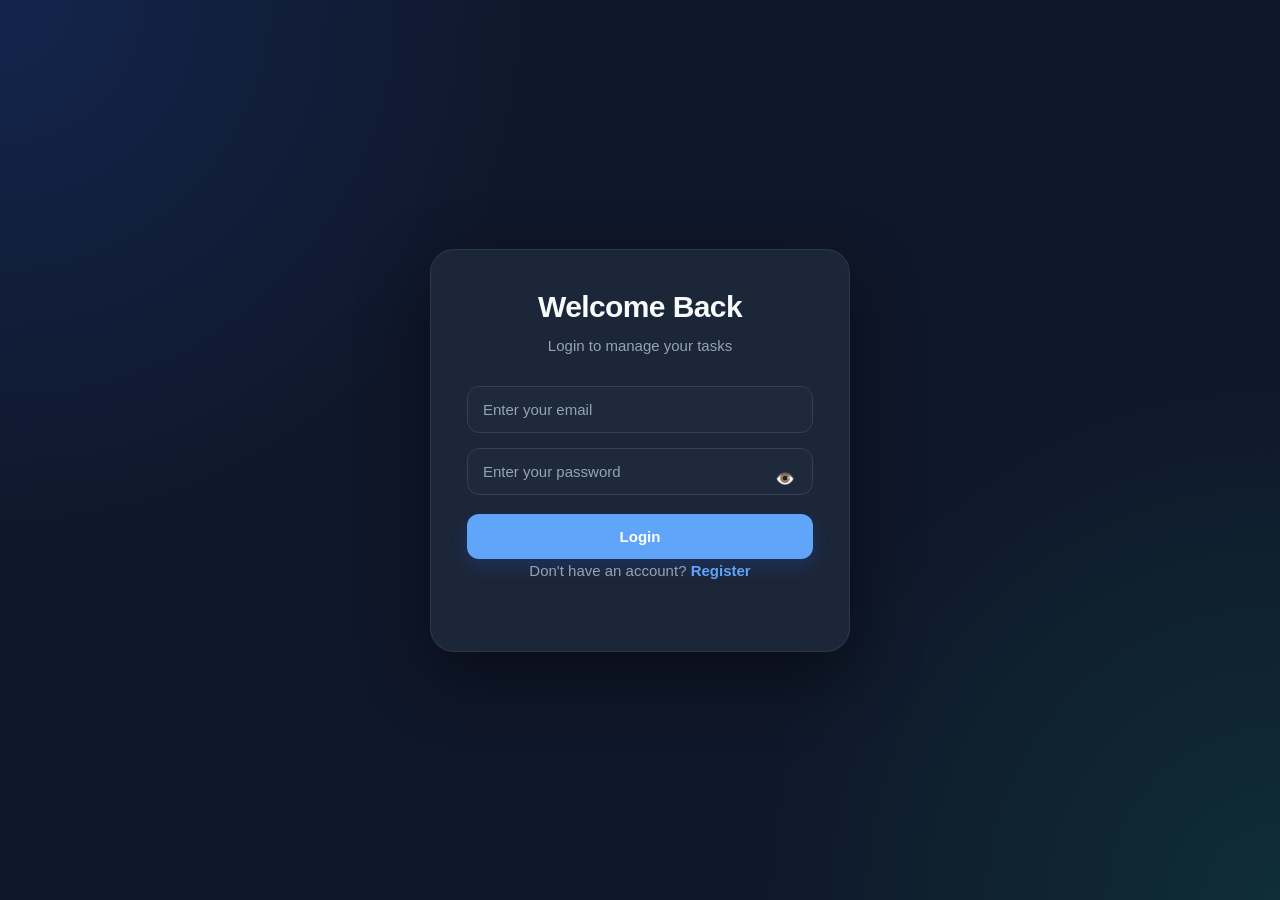
<file: frontend/index.html>
<!DOCTYPE html>
<html lang="en">

<head>
    <meta charset="UTF-8">
    <meta name="viewport" content="width=device-width, initial-scale=1.0">
    <title>Smart Task Manager</title>
    <link rel="stylesheet" href="./style.css">
</head>

<body>
    <button id="themeToggle" aria-label="Toggle dark mode">
    🌙
</button>

    <div class="one">

        <div class="top-bar">

            <h2>Smart Task Manager</h2>

            <div>
                <span id="username"></span>

                <button id="logout">
                    Logout
                </button>

            </div>

        </div>


        <div>

            <input type="text" id="txt" placeholder="Enter your task">

            <!-- <input type="datetime-local" id="reminder"> -->

            <button type="button" id="ad">
                ADD TO LIST
            </button>

        </div>


        <ul id="list"></ul>


    </div>


    <script src="./config.js"></script>
    <script src="./script.js"></script>

</body>

</html>
</file>
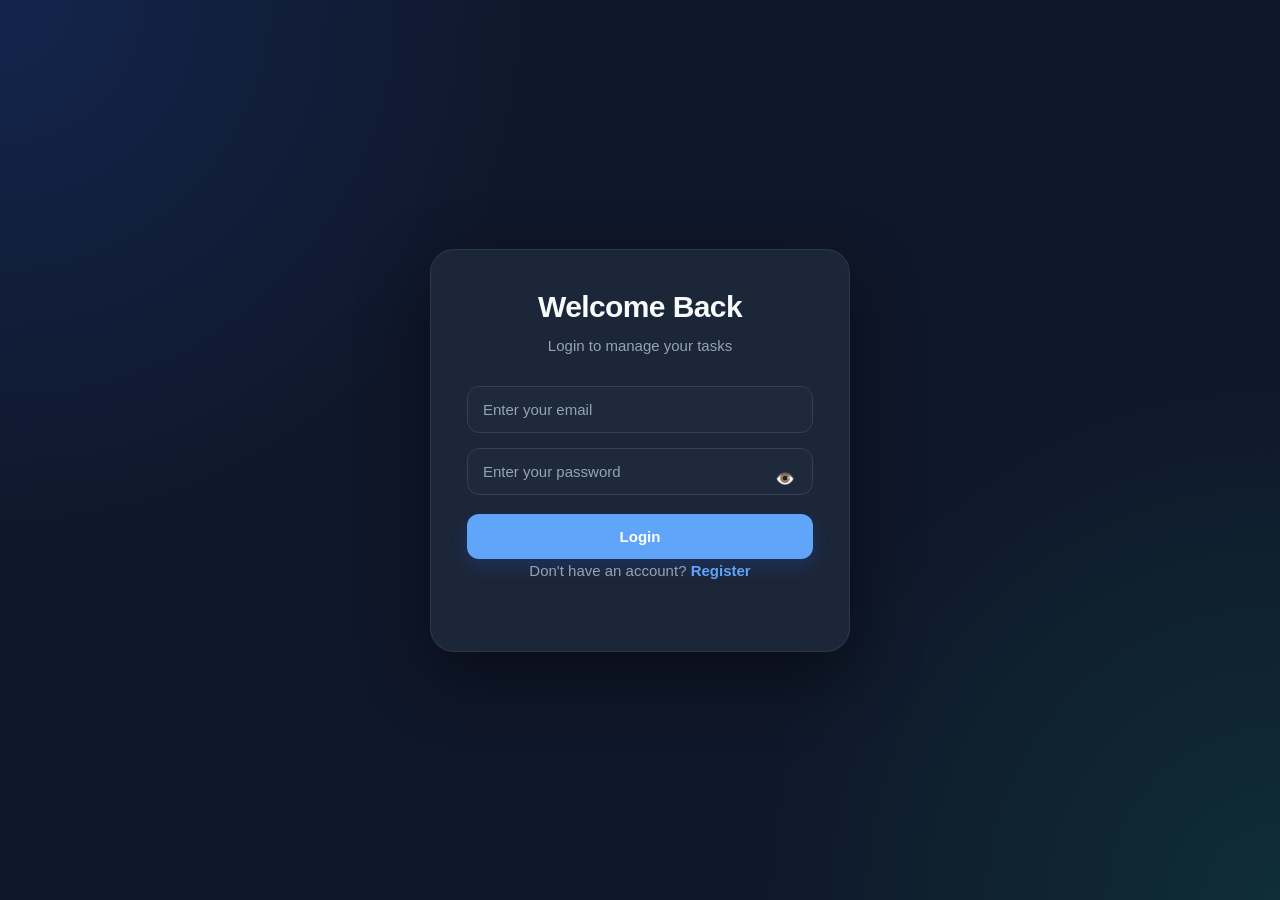
<file: frontend/login.html>
<!DOCTYPE html>
<html lang="en">

<head>
    <meta charset="UTF-8">
    <meta name="viewport" content="width=device-width,initial-scale=1.0">

    <title>Login</title>

    <link rel="stylesheet" href="./auth.css">

</head>

<body class="dark">

    <div class="auth-box">

        <h1>Welcome Back</h1>

        <p>Login to manage your tasks</p>


        <form id="loginForm">

            <input type="email" id="email" placeholder="Enter your email">
            <div class="password-box">
                <input type="password" id="password" placeholder="Enter your password">
                <span id="togglePassword">👁️</span>
            </div>
            <button type="submit" id="loginBtn">Login</button>

        </form>

        <p>
            Don't have an account?

            <a href="./register.html">
                Register
            </a>

        </p>


    </div>


    <script src="./config.js"></script>
    <script src="./login.js"></script>

</body>

</html>
</file>
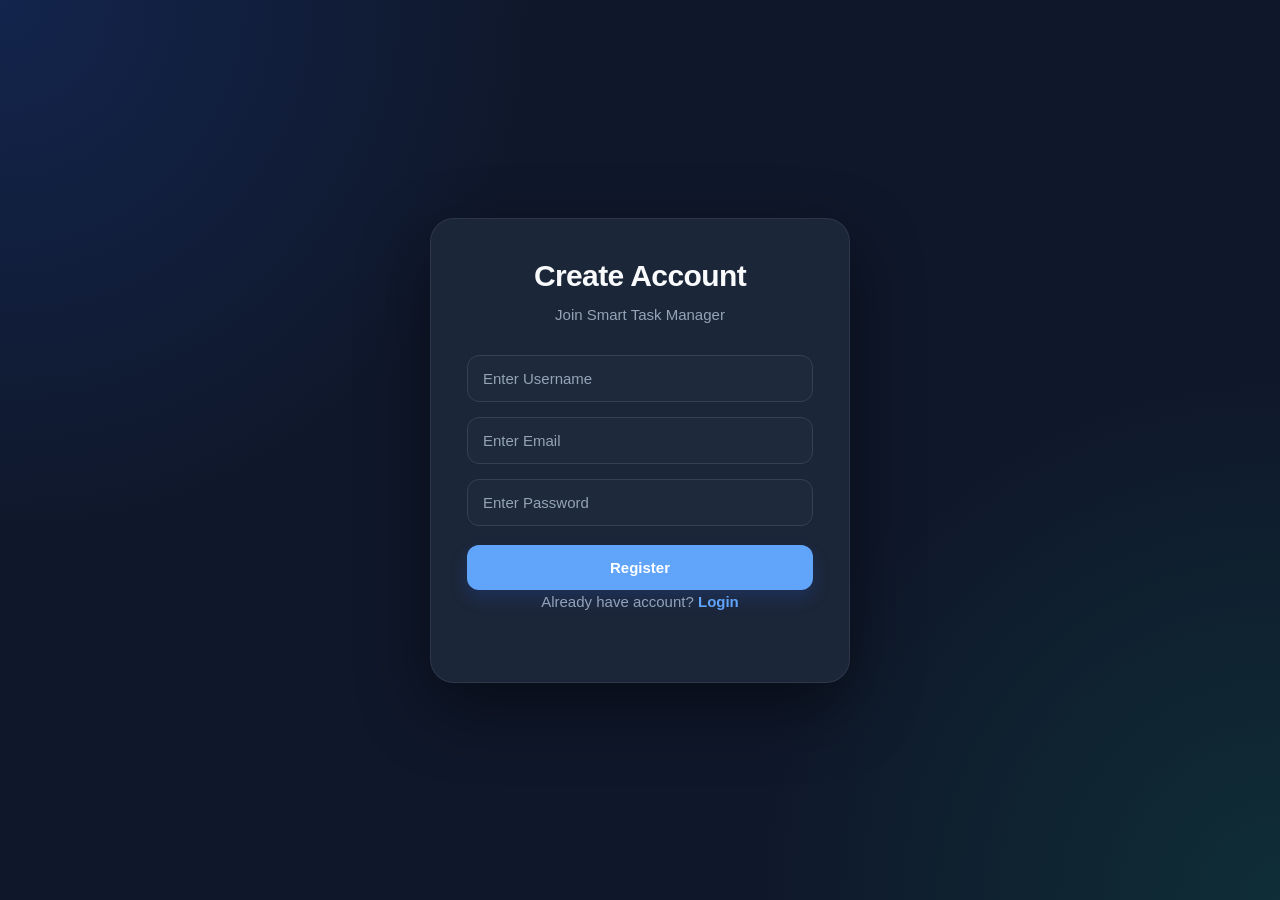
<file: frontend/register.html>
<!DOCTYPE html>
<html lang="en">

<head>

    <meta charset="UTF-8">
    <meta name="viewport" content="width=device-width,initial-scale=1.0">

    <title>Register</title>

    <link rel="stylesheet" href="./auth.css">

</head>


<body class="dark">


    <div class="auth-box">


        <h1> Create Account</h1>

        <p>Join Smart Task Manager</p>


        <input type="text" id="username" placeholder="Enter Username">


        <input type="email" id="email" placeholder="Enter Email">


        <input type="password" id="password" placeholder="Enter Password">


        <button id="registerBtn">
            Register
        </button>


        <p>
            Already have account?

            <a href="./login.html">
                Login
            </a>

        </p>


    </div>


    <script src="./config.js"></script>
    <script src="./register.js"></script>


</body>

</html>
</file>
<file: frontend/style.css>
/* =========================================================
   TODO APP - MODERN LIGHT / DARK THEME
   Existing IDs/classes preserved
   ========================================================= */

* {
    margin: 0;
    padding: 0;
    box-sizing: border-box;
    font-family: "Segoe UI", Inter, Arial, sans-serif;
}


/* =========================================================
   LIGHT THEME - DEFAULT
   ========================================================= */

:root {
    --primary: #2563eb;
    --primary-hover: #1d4ed8;

    --background: #f1f5f9;
    --card: #ffffff;

    --input-background: #f8fafc;
    --border: #e2e8f0;

    --text: #172033;
    --secondary-text: #64748b;

    --task-background: #ffffff;

    --success-background: #dcfce7;
    --success-text: #15803d;

    --danger-background: #fee2e2;
    --danger-text: #dc2626;

    --theme-button: #ffffff;
    --theme-button-text: #172033;

    --shadow:
        0 20px 50px rgba(15, 23, 42, 0.10);
}


/* =========================================================
   DARK THEME
   Activated by body.dark
   ========================================================= */

body.dark {
    --primary: #60a5fa;
    --primary-hover: #3b82f6;

    --background: #0f172a;
    --card: #1e293b;

    --input-background: #0f172a;
    --border: #334155;

    --text: #f8fafc;
    --secondary-text: #94a3b8;

    --task-background: #1e293b;

    --success-background: #14532d;
    --success-text: #86efac;

    --danger-background: #7f1d1d;
    --danger-text: #fca5a5;

    --theme-button: #334155;
    --theme-button-text: #f8fafc;

    --shadow:
        0 20px 60px rgba(0, 0, 0, 0.45);
}


/* =========================================================
   BODY
   ========================================================= */

body {
    min-height: 100vh;

    display: flex;
    justify-content: center;
    align-items: flex-start;

    padding: 50px 20px;

    background: var(--background);

    color: var(--text);

    transition:
        background 0.3s ease,
        color 0.3s ease;
}


/* =========================================================
   THEME BUTTON
   ========================================================= */

#themeToggle {
    position: fixed;

    top: 20px;
    right: 25px;

    width: 46px;
    height: 46px;

    display: flex;
    align-items: center;
    justify-content: center;

    border: 1px solid var(--border);

    border-radius: 50%;

    background: var(--theme-button);

    color: var(--theme-button-text);

    font-size: 20px;

    cursor: pointer;

    box-shadow:
        0 8px 20px rgba(15, 23, 42, 0.12);

    z-index: 1000;

    transition:
        transform 0.25s ease,
        background 0.3s ease,
        color 0.3s ease,
        box-shadow 0.25s ease;
}


#themeToggle:hover {
    transform: rotate(15deg) scale(1.08);

    box-shadow:
        0 10px 25px rgba(15, 23, 42, 0.18);
}


#themeToggle:active {
    transform: scale(0.92);
}


/* =========================================================
   MAIN CONTAINER
   ========================================================= */

.one {
    width: min(680px, 100%);

    padding: 32px;

    border: 1px solid var(--border);

    border-radius: 24px;

    background: var(--card);

    box-shadow: var(--shadow);

    transition:
        background 0.3s ease,
        border-color 0.3s ease,
        box-shadow 0.3s ease;
}


/* =========================================================
   PAGE TITLE
   ========================================================= */

.one::before {
    content: " Task Dashboard";

    display: block;

    text-align: center;

    margin-bottom: 28px;

    color: var(--text);

    font-size: 28px;

    font-weight: 750;

    letter-spacing: -0.5px;

    transition: color 0.3s ease;
}


/* =========================================================
   TOP BAR
   ========================================================= */

.top-bar {
    display: flex;

    justify-content: space-between;

    align-items: center;

    margin-bottom: 22px;

    color: var(--text);
}


/* =========================================================
   LOGOUT
   ========================================================= */

#logout {
    padding: 10px 17px;

    border: 1px solid #fecaca;

    border-radius: 10px;

    background: var(--danger-background);

    color: var(--danger-text);

    font-size: 14px;

    font-weight: 650;

    cursor: pointer;

    transition:
        transform 0.2s ease,
        background 0.3s ease;
}


#logout:hover {
    transform: translateY(-2px);
}


/* =========================================================
   TASK INPUT
   ========================================================= */

#txt {
    width: 75%;

    padding: 15px 17px;

    border: 1px solid var(--border);

    outline: none;

    border-radius: 12px;

    background: var(--input-background);

    color: var(--text);

    font-size: 16px;

    transition:
        border-color 0.2s ease,
        box-shadow 0.2s ease,
        background 0.3s ease,
        color 0.3s ease;
}


#txt::placeholder {
    color: var(--secondary-text);
}


#txt:focus {
    border-color: var(--primary);

    box-shadow:
        0 0 0 4px rgba(37, 99, 235, 0.12);
}


/* =========================================================
   ADD BUTTON
   ========================================================= */

#ad {
    width: 22%;

    padding: 15px;

    border: none;

    border-radius: 12px;

    background: var(--primary);

    color: white;

    font-size: 15px;

    font-weight: 650;

    cursor: pointer;

    transition:
        background 0.2s ease,
        transform 0.2s ease,
        box-shadow 0.2s ease;
}


#ad:hover {
    background: var(--primary-hover);

    transform: translateY(-2px);

    box-shadow:
        0 8px 18px rgba(37, 99, 235, 0.25);
}


#ad:active {
    transform: scale(0.97);
}


/* =========================================================
   TODO LIST
   ========================================================= */

#list {
    width: 100%;

    margin-top: 30px;

    list-style: none;
}


/* =========================================================
   TODO ITEM
   ========================================================= */

#list li {
    width: 100%;

    min-height: 68px;

    display: flex;

    align-items: center;

    justify-content: space-between;

    gap: 15px;

    padding: 15px 16px;

    margin-bottom: 12px;

    border: 1px solid var(--border);

    border-radius: 15px;

    background: var(--task-background);

    color: var(--text);

    box-shadow:
        0 8px 22px rgba(15, 23, 42, 0.07);

    transition:
        background 0.3s ease,
        color 0.3s ease,
        border-color 0.3s ease,
        transform 0.2s ease,
        box-shadow 0.2s ease;

    animation: taskAdd 0.35s ease;

    font-size: 16px;

    font-weight: 500;
}


#list li:hover {
    transform: translateY(-2px);

    box-shadow:
        0 12px 28px rgba(15, 23, 42, 0.12);
}


@keyframes taskAdd {
    from {
        opacity: 0;

        transform: translateY(12px);
    }

    to {
        opacity: 1;

        transform: translateY(0);
    }
}


/* =========================================================
   TODO BUTTONS
   ========================================================= */

#list button {
    padding: 8px 13px;

    margin-left: 6px;

    border: none;

    border-radius: 9px;

    cursor: pointer;

    font-size: 13px;

    font-weight: 650;

    transition:
        transform 0.2s ease,
        background 0.2s ease;
}


#list button:hover {
    transform: translateY(-1px);
}


#list button:active {
    transform: scale(0.95);
}


/* =========================================================
   COMPLETE BUTTON
   ========================================================= */

#list button:first-of-type {
    background: var(--success-background);

    color: var(--success-text);
}


/* =========================================================
   DELETE BUTTON
   ========================================================= */

#list button:last-of-type {
    background: var(--danger-background);

    color: var(--danger-text);
}


/* =========================================================
   COMPLETED TASK
   ========================================================= */

.done {
    text-decoration: line-through;

    opacity: 0.65;

    background: var(--success-background) !important;
}


.done span {
    text-decoration: line-through;

    color: var(--secondary-text);
}


/* =========================================================
   EDIT INPUT
   ========================================================= */

li input {
    padding: 8px 10px;

    margin-right: 5px;

    border: 1px solid var(--border);

    border-radius: 8px;

    outline: none;

    background: var(--input-background);

    color: var(--text);
}


li input:focus {
    border-color: var(--primary);
}


/* =========================================================
   REMOVE ANIMATION
   ========================================================= */

.remove-animation {
    animation: removeTask 0.4s forwards;
}


@keyframes removeTask {
    from {
        opacity: 1;

        transform: translateX(0);
    }

    to {
        opacity: 0;

        transform: translateX(70px);
    }
}


/* =========================================================
   EDIT ANIMATION
   ========================================================= */

.edit-animation {
    transform: scale(1.02);

    transition: transform 0.25s ease;
}


/* =========================================================
   MOBILE
   ========================================================= */

@media (max-width: 650px) {

    body {
        padding: 75px 12px 20px;

        align-items: center;
    }


    #themeToggle {
        top: 15px;

        right: 15px;

        width: 42px;

        height: 42px;

        font-size: 18px;
    }


    .one {
        width: 100%;

        padding: 24px 18px;

        border-radius: 20px;
    }


    .one::before {
        font-size: 23px;

        margin-bottom: 24px;
    }


    #txt {
        width: 100%;

        margin-bottom: 10px;
    }


    #ad {
        width: 100%;
    }


    #list {
        margin-top: 24px;
    }


    #list li {
        flex-direction: column;

        align-items: stretch;

        gap: 12px;
    }
}
</file>
<file: frontend/auth.css>
/* =========================================================
   TODO APP - AUTHENTICATION UI
   Modern Light / Dark Theme
   Existing classes and IDs preserved
   ========================================================= */

* {
    margin: 0;
    padding: 0;
    box-sizing: border-box;
    font-family: "Segoe UI", Inter, Arial, sans-serif;
}


/* =========================================================
   THEME VARIABLES
   ========================================================= */

:root {
    --primary: #2563eb;
    --primary-hover: #1d4ed8;

    --background: #f1f5f9;
    --background-secondary: #e0f2fe;

    --card: rgba(255, 255, 255, 0.92);
    --card-border: rgba(255, 255, 255, 0.8);

    --input: #f8fafc;
    --input-border: #e2e8f0;
    --input-focus: #2563eb;

    --text: #172033;
    --text-secondary: #64748b;
    --link: #2563eb;

    --shadow: 0 25px 60px rgba(15, 23, 42, 0.12);

    --toggle-background: #e2e8f0;
    --toggle-text: #172033;
}


/* =========================================================
   DARK THEME
   Add class="dark" to <body> to activate
   ========================================================= */

body.dark {
    --primary: #60a5fa;
    --primary-hover: #3b82f6;

    --background: #0f172a;
    --background-secondary: #111827;

    --card: rgba(30, 41, 59, 0.92);
    --card-border: rgba(255, 255, 255, 0.08);

    --input: #1e293b;
    --input-border: #334155;
    --input-focus: #60a5fa;

    --text: #f8fafc;
    --text-secondary: #94a3b8;
    --link: #60a5fa;

    --shadow: 0 25px 70px rgba(0, 0, 0, 0.45);

    --toggle-background: #334155;
    --toggle-text: #f8fafc;
}


/* =========================================================
   BODY
   ========================================================= */

body {
    min-height: 100vh;

    display: flex;
    justify-content: center;
    align-items: center;

    padding: 20px;

    color: var(--text);

    background:
        radial-gradient(
            circle at top left,
            rgba(37, 99, 235, 0.18),
            transparent 35%
        ),
        radial-gradient(
            circle at bottom right,
            rgba(16, 185, 129, 0.14),
            transparent 35%
        ),
        var(--background);

    transition:
        background 0.35s ease,
        color 0.35s ease;

    animation: pageLoad 0.6s ease;
}


/* =========================================================
   PAGE ANIMATION
   ========================================================= */

@keyframes pageLoad {
    from {
        opacity: 0;
        transform: translateY(18px);
    }

    to {
        opacity: 1;
        transform: translateY(0);
    }
}


/* =========================================================
   AUTH CARD
   ========================================================= */

.auth-box {
    width: min(420px, 100%);

    padding: 40px 36px;

    text-align: center;

    background: var(--card);

    border: 1px solid var(--card-border);

    border-radius: 24px;

    backdrop-filter: blur(20px);

    box-shadow: var(--shadow);

    transition:
        background 0.35s ease,
        border-color 0.35s ease,
        box-shadow 0.35s ease;

    animation: cardAppear 0.7s ease;
}


@keyframes cardAppear {
    from {
        opacity: 0;
        transform: scale(0.96) translateY(15px);
    }

    to {
        opacity: 1;
        transform: scale(1) translateY(0);
    }
}


/* =========================================================
   HEADING
   ========================================================= */

.auth-box h1 {
    margin-bottom: 10px;

    color: var(--text);

    font-size: 30px;

    font-weight: 750;

    letter-spacing: -0.6px;
}


/* =========================================================
   DESCRIPTION
   ========================================================= */

.auth-box p {
    margin-bottom: 28px;

    color: var(--text-secondary);

    font-size: 15px;

    line-height: 1.6;
}


/* =========================================================
   INPUT
   ========================================================= */

.auth-box input {
    width: 100%;

    padding: 14px 15px;

    margin-bottom: 15px;

    border: 1px solid var(--input-border);

    outline: none;

    border-radius: 12px;

    background: var(--input);

    color: var(--text);

    font-size: 15px;

    transition:
        border-color 0.2s ease,
        box-shadow 0.2s ease,
        background 0.2s ease,
        transform 0.2s ease;
}


.auth-box input::placeholder {
    color: var(--text-secondary);
}


.auth-box input:focus {
    border-color: var(--input-focus);

    background: var(--card);

    box-shadow:
        0 0 0 4px rgba(37, 99, 235, 0.10);

    transform: translateY(-1px);
}


/* =========================================================
   PASSWORD BOX
   ========================================================= */

.password-box {
    position: relative;

    width: 100%;
}


.password-box input {
    width: 100%;

    padding-right: 48px;
}


/* =========================================================
   PASSWORD TOGGLE
   ========================================================= */

#togglePassword {
    position: absolute;

    right: 14px;
    top: 50%;

    transform: translateY(-50%);

    display: flex;
    align-items: center;
    justify-content: center;

    width: 28px;
    height: 28px;

    border-radius: 8px;

    cursor: pointer;

    color: var(--text-secondary);

    transition:
        color 0.2s ease,
        background 0.2s ease,
        transform 0.2s ease;
}


#togglePassword:hover {
    color: var(--primary);

    background: rgba(37, 99, 235, 0.10);

    transform: translateY(-50%) scale(1.05);
}


/* =========================================================
   AUTH BUTTON
   ========================================================= */

.auth-box button {
    width: 100%;

    padding: 14px 16px;

    margin-top: 4px;

    border: none;

    border-radius: 12px;

    background: var(--primary);

    color: white;

    font-size: 15px;

    font-weight: 650;

    cursor: pointer;

    box-shadow:
        0 8px 18px rgba(37, 99, 235, 0.18);

    transition:
        background 0.2s ease,
        transform 0.2s ease,
        box-shadow 0.2s ease;
}


.auth-box button:hover {
    background: var(--primary-hover);

    transform: translateY(-2px);

    box-shadow:
        0 12px 25px rgba(37, 99, 235, 0.25);
}


.auth-box button:active {
    transform: scale(0.98);
}


/* =========================================================
   LINKS
   ========================================================= */

.auth-box a {
    color: var(--link);

    text-decoration: none;

    font-weight: 650;

    transition:
        color 0.2s ease,
        opacity 0.2s ease;
}


.auth-box a:hover {
    color: var(--primary-hover);

    text-decoration: underline;
}


/* =========================================================
   THEME TOGGLE
   Optional button
   ========================================================= */

.theme-toggle {
    position: fixed;

    top: 20px;
    right: 20px;

    width: 42px;
    height: 42px;

    display: flex;
    align-items: center;
    justify-content: center;

    border: 1px solid var(--card-border);

    border-radius: 12px;

    background: var(--toggle-background);

    color: var(--toggle-text);

    cursor: pointer;

    font-size: 18px;

    box-shadow: 0 8px 20px rgba(15, 23, 42, 0.10);

    transition:
        transform 0.2s ease,
        background 0.3s ease,
        color 0.3s ease;
}


.theme-toggle:hover {
    transform: translateY(-2px) rotate(5deg);
}


/* =========================================================
   SMALL STATUS / ERROR MESSAGE
   Works if you add these classes later
   ========================================================= */

.error-message {
    margin-top: 10px;

    color: #ef4444;

    font-size: 13px;
}


.success-message {
    margin-top: 10px;

    color: #16a34a;

    font-size: 13px;
}


/* =========================================================
   MOBILE
   ========================================================= */

@media (max-width: 450px) {

    body {
        padding: 15px;
    }


    .auth-box {
        width: 100%;

        padding: 32px 22px;

        border-radius: 20px;
    }


    .auth-box h1 {
        font-size: 26px;
    }


    .auth-box p {
        font-size: 14px;

        margin-bottom: 24px;
    }


    .auth-box input {
        padding: 13px 14px;
    }


    .auth-box button {
        padding: 13px 14px;
    }


    .theme-toggle {
        top: 12px;

        right: 12px;

        width: 38px;
        height: 38px;
    }
}


/* =========================================================
   REDUCED MOTION
   ========================================================= */

@media (prefers-reduced-motion: reduce) {

    *,
    *::before,
    *::after {
        animation-duration: 0.01ms !important;

        animation-iteration-count: 1 !important;

        transition-duration: 0.01ms !important;
    }
}
</file>
